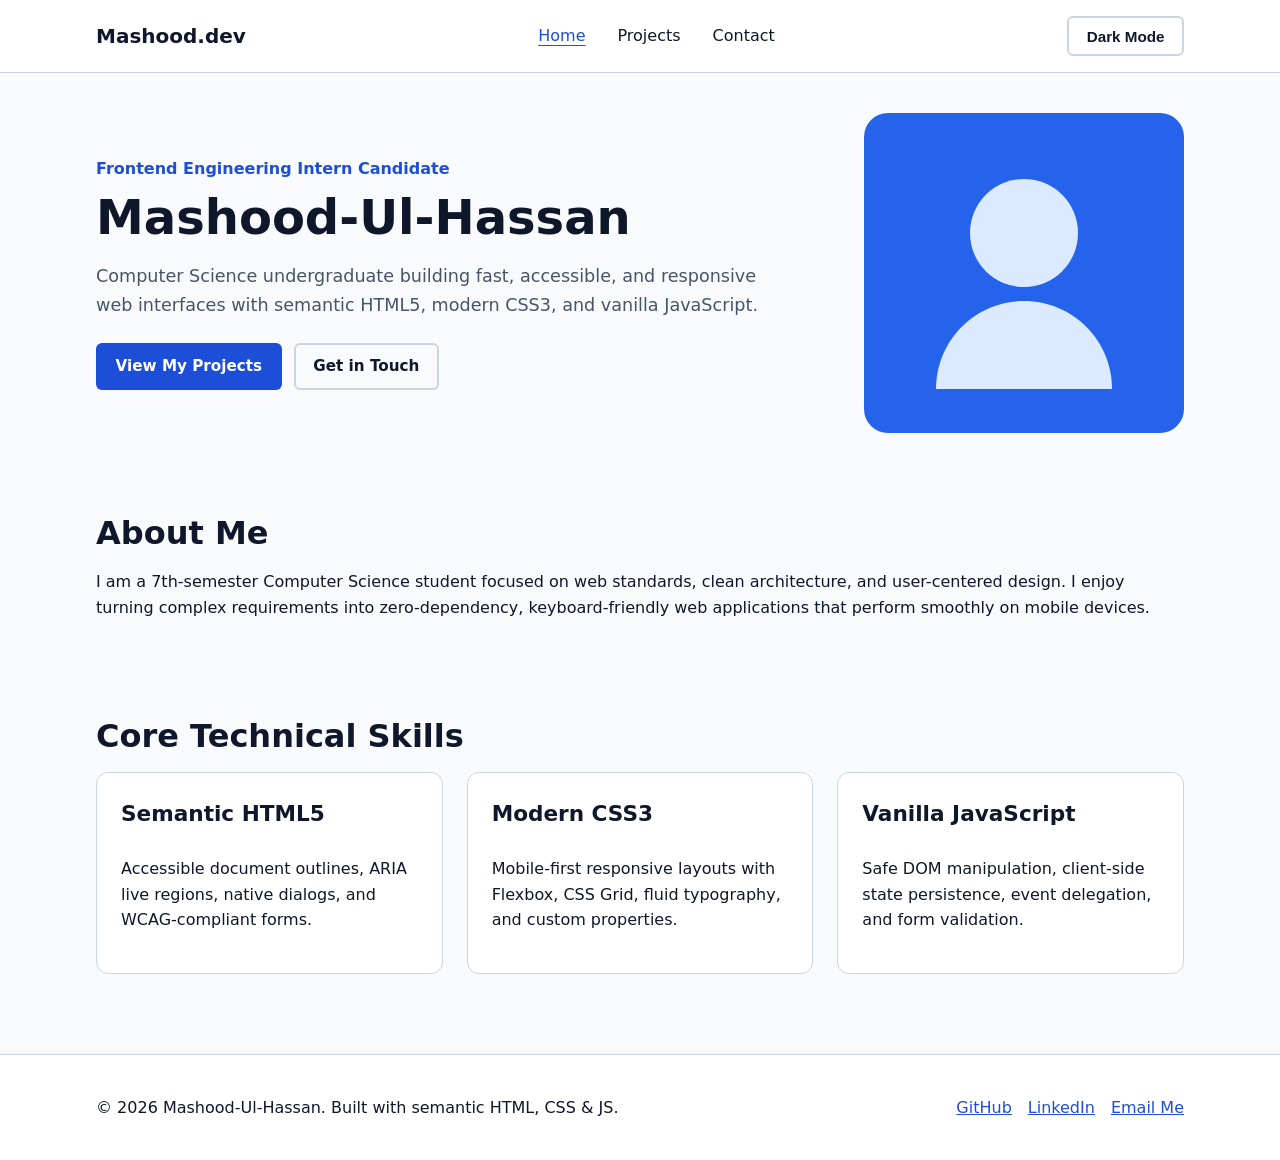
<file: index.html>
<!DOCTYPE html>
<html lang="en">
<head>
  <meta charset="UTF-8">
  <meta name="viewport" content="width=device-width, initial-scale=1.0">
  <meta name="description" content="Frontend developer portfolio of Mashood-Ul-Hassan showcasing accessible, responsive web applications.">
  <title>Mashood-Ul-Hassan | Frontend Developer Portfolio</title>
  <link rel="stylesheet" href="styles.css">
  <script src="script.js" defer></script>
</head>
<body>
  <a class="skip-link" href="#main-content">Skip to main content</a>

  <header class="site-header">
    <div class="container nav-wrapper">
      <a class="brand" href="index.html">Mashood.dev</a>
      <nav aria-label="Primary Navigation">
        <ul class="nav-list">
          <li><a href="index.html" aria-current="page">Home</a></li>
          <li><a href="projects.html">Projects</a></li>
          <li><a href="contact.html">Contact</a></li>
        </ul>
      </nav>
      <button type="button" id="theme-toggle" class="btn btn-outline" aria-label="Toggle dark mode">
        Dark Mode
      </button>
    </div>
  </header>

  <main id="main-content">
    <section class="hero container" aria-labelledby="hero-heading">
      <div class="hero-content">
        <p class="eyebrow">Frontend Engineering Intern Candidate</p>
        <h1 id="hero-heading">Mashood-Ul-Hassan</h1>
        <p class="lead">
          Computer Science undergraduate building fast, accessible, and responsive web interfaces with semantic HTML5, modern CSS3, and vanilla JavaScript.
        </p>
        <div class="hero-actions">
          <a href="projects.html" class="btn btn-primary">View My Projects</a>
          <a href="contact.html" class="btn btn-outline">Get in Touch</a>
        </div>
      </div>
      <div class="hero-media">
        <img
       src="data:image/svg+xml,%3Csvg%20xmlns='http://www.w3.org/2000/svg'%20width='320'%20height='320'%20viewBox='0%200%20320%20320'%3E%3Crect%20width='320'%20height='320'%20rx='24'%20fill='%232563eb'/%3E%3Ccircle%20cx='160'%20cy='120'%20r='54'%20fill='%23dbeafe'/%3E%3Cpath%20d='M72%20276c0-48.6%2039.4-88%2088-88s88%2039.4%2088%2088'%20fill='%23dbeafe'/%3E%3C/svg%3E"
       alt="Illustrated developer avatar of Mashood-Ul-Hassan"
       width="320"
       height="320"
        >
      </div>
    </section>

    <section class="section container" aria-labelledby="about-heading">
      <h2 id="about-heading">About Me</h2>
      <p>
        I am a 7th-semester Computer Science student focused on web standards, clean architecture, and user-centered design. I enjoy turning complex requirements into zero-dependency, keyboard-friendly web applications that perform smoothly on mobile devices.
      </p>
    </section>

    <section class="section container" aria-labelledby="skills-heading">
      <h2 id="skills-heading">Core Technical Skills</h2>
      <div class="skills-grid">
        <article class="card">
          <h3>Semantic HTML5</h3>
          <p>Accessible document outlines, ARIA live regions, native dialogs, and WCAG-compliant forms.</p>
        </article>
        <article class="card">
          <h3>Modern CSS3</h3>
          <p>Mobile-first responsive layouts with Flexbox, CSS Grid, fluid typography, and custom properties.</p>
        </article>
        <article class="card">
          <h3>Vanilla JavaScript</h3>
          <p>Safe DOM manipulation, client-side state persistence, event delegation, and form validation.</p>
        </article>
      </div>
    </section>
  </main>

  <footer class="site-footer">
    <div class="container footer-content">
      <p>&copy; 2026 Mashood-Ul-Hassan. Built with semantic HTML, CSS &amp; JS.</p>
      <ul class="footer-links">
        <li><a href="https://github.com" target="_blank" rel="noopener noreferrer">GitHub</a></li>
        <li><a href="https://linkedin.com" target="_blank" rel="noopener noreferrer">LinkedIn</a></li>
        <li><a href="contact.html">Email Me</a></li>
      </ul>
    </div>
  </footer>
</body>
</html>
</file>
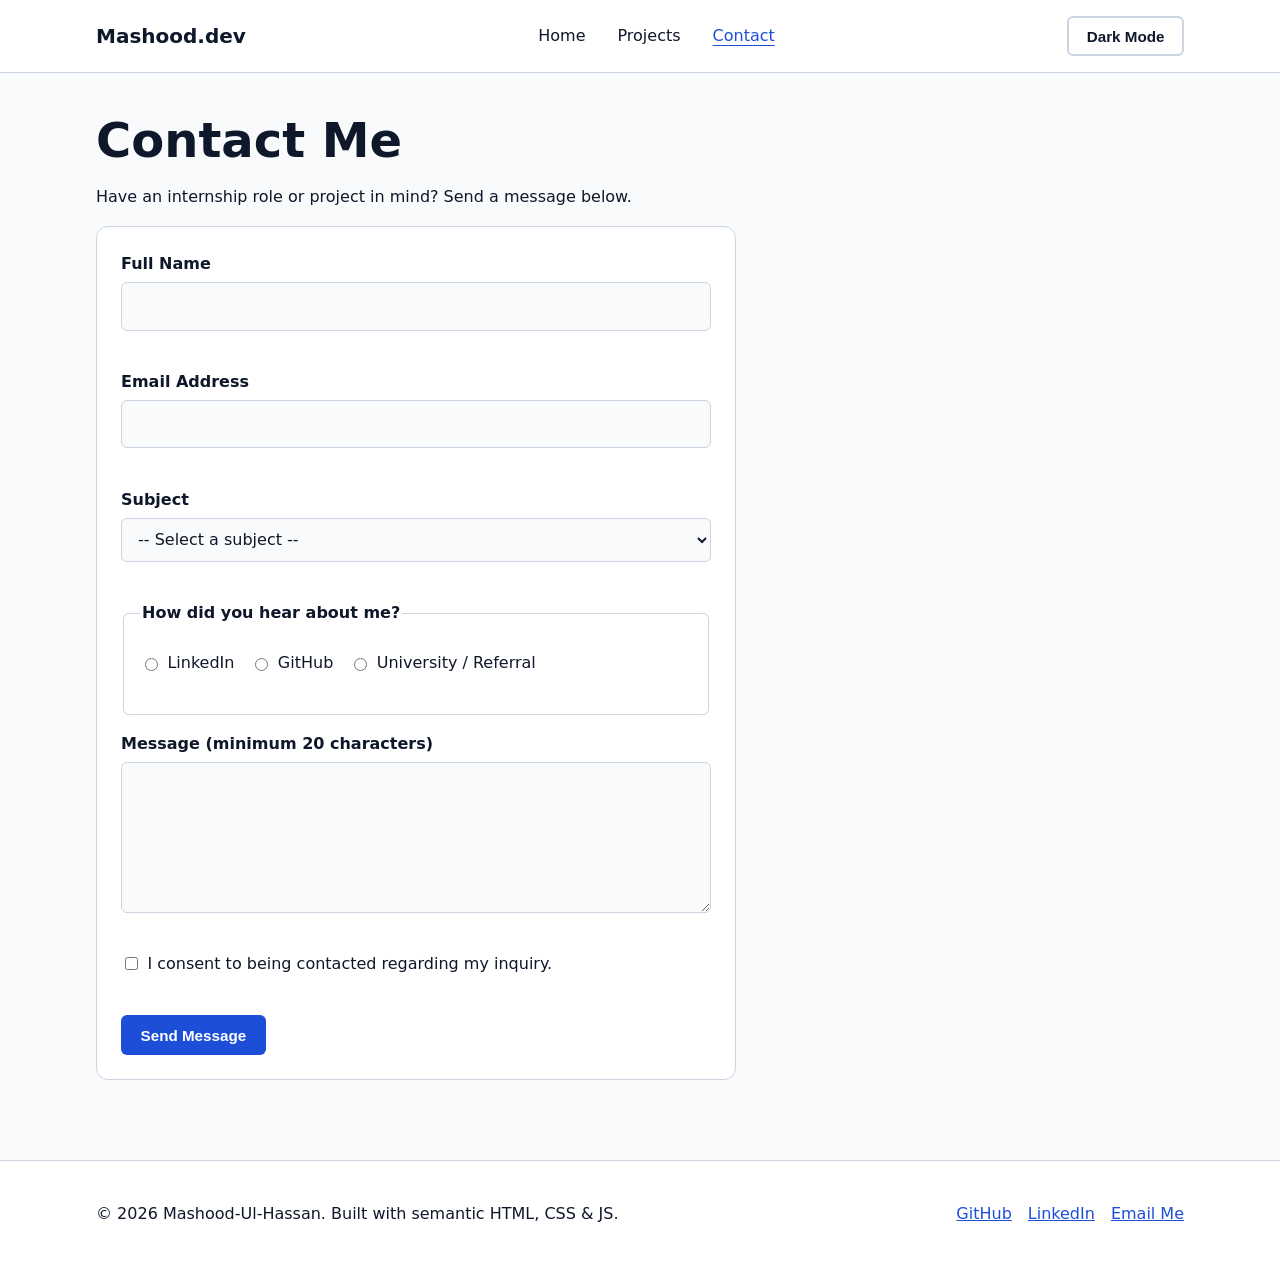
<file: contact.html>
<!DOCTYPE html>
<html lang="en">
<head>
  <meta charset="UTF-8">
  <meta name="viewport" content="width=device-width, initial-scale=1.0">
  <meta name="description" content="Contact Mashood-Ul-Hassan for frontend internship opportunities and project collaborations.">
  <title>Contact | Mashood-Ul-Hassan Portfolio</title>
  <link rel="stylesheet" href="styles.css">
  <script src="script.js" defer></script>
</head>
<body>
  <a class="skip-link" href="#main-content">Skip to main content</a>

  <header class="site-header">
    <div class="container nav-wrapper">
      <a class="brand" href="index.html">Mashood.dev</a>
      <nav aria-label="Primary Navigation">
        <ul class="nav-list">
          <li><a href="index.html">Home</a></li>
          <li><a href="projects.html">Projects</a></li>
          <li><a href="contact.html" aria-current="page">Contact</a></li>
        </ul>
      </nav>
      <button type="button" id="theme-toggle" class="btn btn-outline" aria-label="Toggle dark mode">
        Dark Mode
      </button>
    </div>
  </header>

  <main id="main-content" class="container section">
    <header class="page-header">
      <h1>Contact Me</h1>
      <p>Have an internship role or project in mind? Send a message below.</p>
    </header>

    <form id="contact-form" class="form-card" novalidate>
      <div class="form-group">
        <label for="contact-name">Full Name</label>
        <input type="text" id="contact-name" name="name" required minlength="3" autocomplete="name">
        <span class="error-msg" id="error-name" aria-live="polite"></span>
      </div>

      <div class="form-group">
        <label for="contact-email">Email Address</label>
        <input type="email" id="contact-email" name="email" required autocomplete="email">
        <span class="error-msg" id="error-email" aria-live="polite"></span>
      </div>

      <div class="form-group">
        <label for="contact-subject">Subject</label>
        <select id="contact-subject" name="subject" required>
          <option value="">-- Select a subject --</option>
          <option value="internship">Frontend Internship Opportunity</option>
          <option value="freelance">Freelance / Project Inquiry</option>
          <option value="networking">General Networking</option>
        </select>
        <span class="error-msg" id="error-subject" aria-live="polite"></span>
      </div>

      <fieldset class="form-group fieldset-group">
        <legend>How did you hear about me?</legend>
        <div class="radio-row">
          <label class="inline-label">
            <input type="radio" name="referral" value="linkedin" required> LinkedIn
          </label>
          <label class="inline-label">
            <input type="radio" name="referral" value="github"> GitHub
          </label>
          <label class="inline-label">
            <input type="radio" name="referral" value="university"> University / Referral
          </label>
        </div>
        <span class="error-msg" id="error-referral" aria-live="polite"></span>
      </fieldset>

      <div class="form-group">
        <label for="contact-message">Message (minimum 20 characters)</label>
        <textarea id="contact-message" name="message" rows="5" required minlength="20"></textarea>
        <span class="error-msg" id="error-message" aria-live="polite"></span>
      </div>

      <div class="form-group">
        <label class="inline-label">
          <input type="checkbox" id="contact-consent" name="consent" required>
          I consent to being contacted regarding my inquiry.
        </label>
        <span class="error-msg" id="error-consent" aria-live="polite"></span>
      </div>

      <button type="submit" class="btn btn-primary">Send Message</button>

      <div id="contact-success" class="success-banner" role="status" hidden>
        Thank you! Your message has been validated and sent successfully.
      </div>
    </form>
  </main>

  <footer class="site-footer">
    <div class="container footer-content">
      <p>&copy; 2026 Mashood-Ul-Hassan. Built with semantic HTML, CSS &amp; JS.</p>
      <ul class="footer-links">
        <li><a href="https://github.com" target="_blank" rel="noopener noreferrer">GitHub</a></li>
        <li><a href="https://linkedin.com" target="_blank" rel="noopener noreferrer">LinkedIn</a></li>
        <li><a href="contact.html">Email Me</a></li>
      </ul>
    </div>
  </footer>
</body>
</html>
</file>
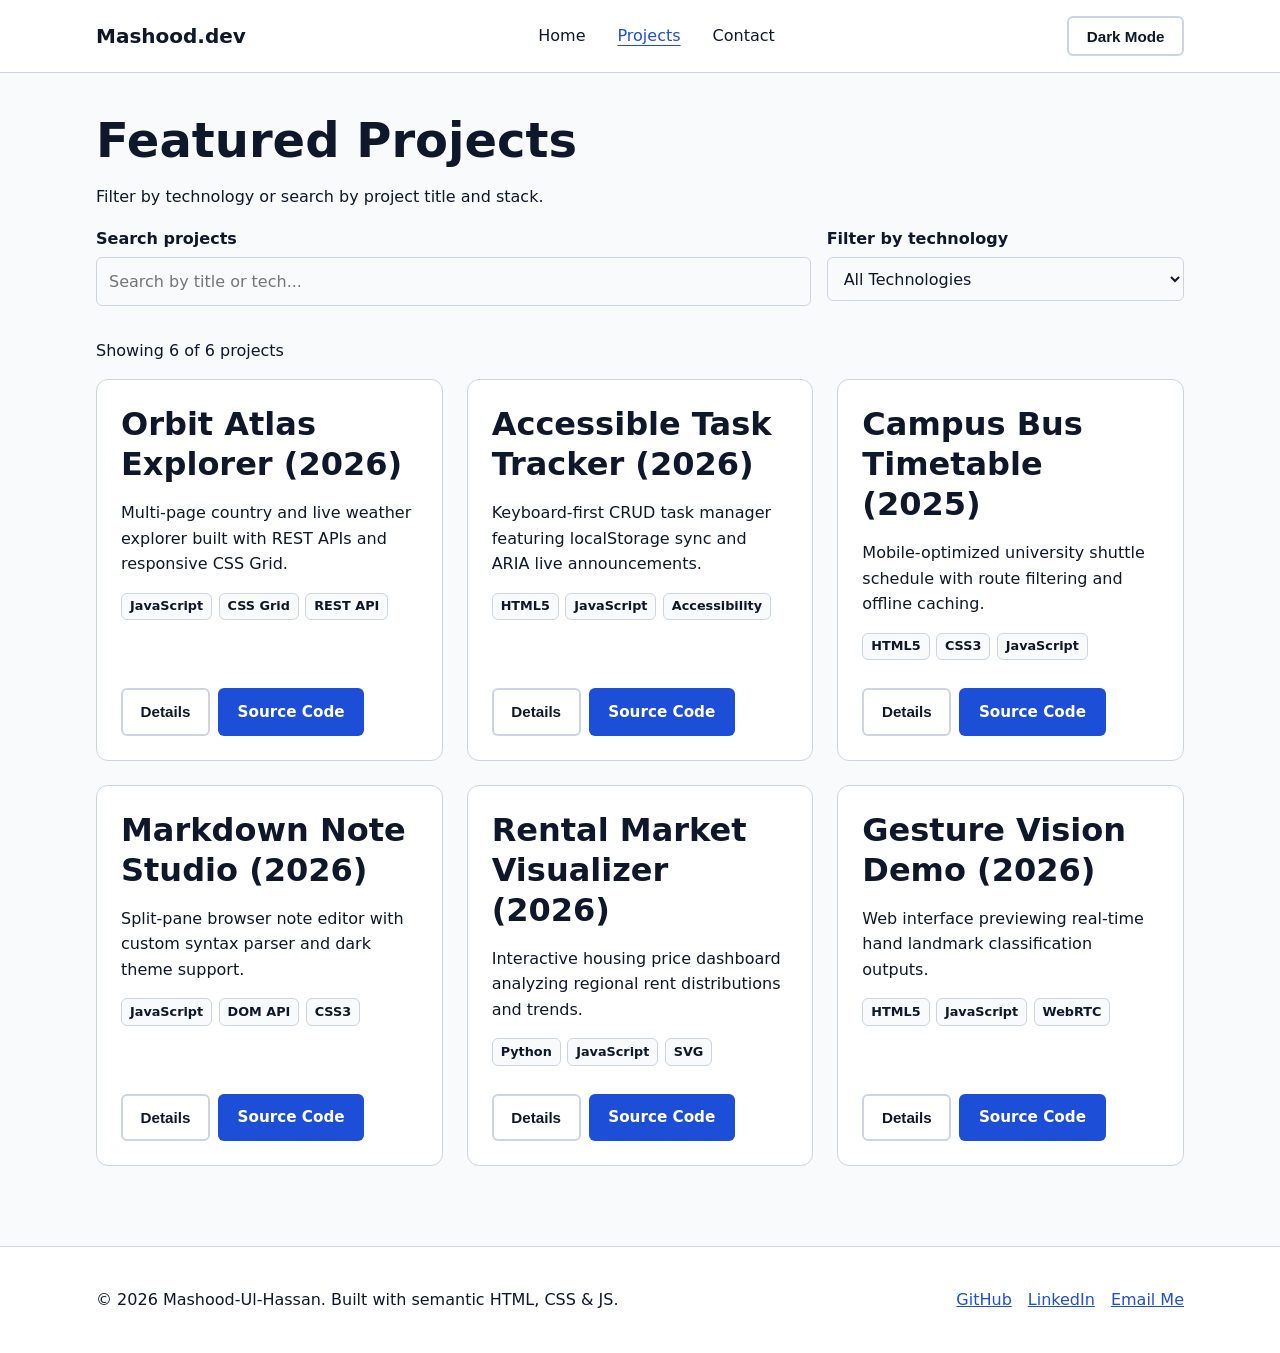
<file: projects.html>
<!DOCTYPE html>
<html lang="en">
<head>
  <meta charset="UTF-8">
  <meta name="viewport" content="width=device-width, initial-scale=1.0">
  <meta name="description" content="Explore frontend and full-stack web development projects built by Mashood-Ul-Hassan.">
  <title>Projects | Mashood-Ul-Hassan Portfolio</title>
  <link rel="stylesheet" href="styles.css">
  <script src="script.js" defer></script>
</head>
<body>
  <a class="skip-link" href="#main-content">Skip to main content</a>

  <header class="site-header">
    <div class="container nav-wrapper">
      <a class="brand" href="index.html">Mashood.dev</a>
      <nav aria-label="Primary Navigation">
        <ul class="nav-list">
          <li><a href="index.html">Home</a></li>
          <li><a href="projects.html" aria-current="page">Projects</a></li>
          <li><a href="contact.html">Contact</a></li>
        </ul>
      </nav>
      <button type="button" id="theme-toggle" class="btn btn-outline" aria-label="Toggle dark mode">
        Dark Mode
      </button>
    </div>
  </header>

  <main id="main-content" class="container section">
    <header class="page-header">
      <h1>Featured Projects</h1>
      <p>Filter by technology or search by project title and stack.</p>
    </header>

    <section class="filter-bar" aria-label="Filter projects">
      <div class="form-group">
        <label for="project-search">Search projects</label>
        <input type="search" id="project-search" placeholder="Search by title or tech...">
      </div>

      <div class="form-group">
        <label for="tech-filter">Filter by technology</label>
        <select id="tech-filter">
          <option value="all">All Technologies</option>
        </select>
      </div>
    </section>

    <p id="results-count" class="results-meta" aria-live="polite"></p>

    <section aria-label="Project list">
      <div id="projects-grid" class="projects-grid"></div>
      <p id="empty-state" class="empty-state" hidden>No projects found.</p>
    </section>

    <!-- Bonus: Native <dialog> modal for project details -->
    <dialog id="project-modal" class="modal">
      <div class="modal-inner">
        <div class="modal-header">
          <h2 id="modal-title">Project Details</h2>
          <button type="button" id="close-modal" class="btn btn-outline" aria-label="Close modal">Close</button>
        </div>
        <p id="modal-year" class="meta-text"></p>
        <p id="modal-description"></p>
        <ul id="modal-tech" class="tag-list"></ul>
        <div class="modal-actions">
          <a id="modal-link" href="#" class="btn btn-primary" target="_blank" rel="noopener noreferrer">Open Repository</a>
        </div>
      </div>
    </dialog>
  </main>

  <footer class="site-footer">
    <div class="container footer-content">
      <p>&copy; 2026 Mashood-Ul-Hassan. Built with semantic HTML, CSS &amp; JS.</p>
      <ul class="footer-links">
        <li><a href="https://github.com" target="_blank" rel="noopener noreferrer">GitHub</a></li>
        <li><a href="https://linkedin.com" target="_blank" rel="noopener noreferrer">LinkedIn</a></li>
        <li><a href="contact.html">Email Me</a></li>
      </ul>
    </div>
  </footer>
</body>
</html>
</file>
<file: styles.css>
*,
*::before,
*::after {
  box-sizing: border-box;
}

:root {
  --bg: #f8fafc;
  --surface: #ffffff;
  --text: #0f172a;
  --text-muted: #475569;
  --primary: #1d4ed8;
  --primary-hover: #1e40af;
  --primary-contrast: #ffffff;
  --border: #cbd5e1;
  --error: #b91c1c;
  --success-bg: #dcfce7;
  --success-text: #14532d;

  --radius-sm: 0.375rem;
  --radius-md: 0.75rem;
  --radius-lg: 1rem;

  --space-xs: 0.5rem;
  --space-sm: 0.75rem;
  --space-md: 1rem;
  --space-lg: 1.5rem;
  --space-xl: 2.5rem;
}

@media (prefers-color-scheme: dark) {
  :root:not([data-theme="light"]) {
    --bg: #0b1120;
    --surface: #1e293b;
    --text: #f1f5f9;
    --text-muted: #94a3b8;
    --primary: #60a5fa;
    --primary-hover: #93c5fd;
    --primary-contrast: #0f172a;
    --border: #334155;
    --error: #f87171;
    --success-bg: #064e3b;
    --success-text: #d1fae5;
  }
}

:root[data-theme="dark"] {
  --bg: #0b1120;
  --surface: #1e293b;
  --text: #f1f5f9;
  --text-muted: #94a3b8;
  --primary: #60a5fa;
  --primary-hover: #93c5fd;
  --primary-contrast: #0f172a;
  --border: #334155;
  --error: #f87171;
  --success-bg: #064e3b;
  --success-text: #d1fae5;
}

html {
  font-family: system-ui, -apple-system, BlinkMacSystemFont, "Segoe UI", Roboto, sans-serif;
  line-height: 1.6;
  background-color: var(--bg);
  color: var(--text);
}

body {
  margin: 0;
  min-height: 100vh;
  display: flex;
  flex-direction: column;
  overflow-x: hidden;
}

main {
  flex: 1;
}

img {
  max-width: 100%;
  height: auto;
  display: block;
}

h1 {
  font-size: clamp(1.85rem, 4vw + 1rem, 3rem);
  line-height: 1.15;
  margin: 0 0 var(--space-md);
}

h2 {
  font-size: clamp(1.4rem, 2.5vw + 0.75rem, 2rem);
  line-height: 1.25;
  margin: 0 0 var(--space-md);
}

h3 {
  font-size: clamp(1.1rem, 1.5vw + 0.6rem, 1.35rem);
  margin: 0 0 var(--space-xs);
}

:focus-visible {
  outline: 3px solid var(--primary);
  outline-offset: 3px;
}

.skip-link {
  position: absolute;
  left: -9999px;
  top: var(--space-xs);
  background: var(--primary);
  color: var(--primary-contrast);
  padding: var(--space-xs) var(--space-md);
  border-radius: var(--radius-sm);
  z-index: 100;
}

.skip-link:focus {
  left: var(--space-md);
}

.container {
  width: 100%;
  max-width: 1120px;
  margin-inline: auto;
  padding-inline: var(--space-md);
}

.section {
  padding-block: var(--space-xl);
}

/* Navbar (Flexbox) */
.site-header {
  background-color: var(--surface);
  border-bottom: 1px solid var(--border);
}

.nav-wrapper {
  display: flex;
  flex-wrap: wrap;
  align-items: center;
  justify-content: space-between;
  gap: var(--space-sm);
  padding-block: var(--space-md);
}

.brand {
  font-weight: 700;
  font-size: 1.25rem;
  color: var(--text);
  text-decoration: none;
}

.nav-list {
  display: flex;
  flex-wrap: wrap;
  gap: var(--space-md);
  list-style: none;
  margin: 0;
  padding: 0;
}

.nav-list a {
  color: var(--text);
  text-decoration: none;
  font-weight: 500;
  padding: 0.25rem 0.5rem;
  border-radius: var(--radius-sm);
}

.nav-list a[aria-current="page"] {
  color: var(--primary);
  text-decoration: underline;
  text-underline-offset: 4px;
}

/* Buttons */
.btn {
  display: inline-flex;
  align-items: center;
  justify-content: center;
  padding: 0.6rem 1.1rem;
  border-radius: var(--radius-sm);
  font-weight: 600;
  font-size: 0.95rem;
  text-decoration: none;
  cursor: pointer;
  border: 2px solid transparent;
  transition: background-color 0.2s ease, transform 0.2s ease;
}

.btn-primary {
  background-color: var(--primary);
  color: var(--primary-contrast);
}

.btn-primary:hover {
  background-color: var(--primary-hover);
}

.btn-outline {
  background-color: transparent;
  color: var(--text);
  border-color: var(--border);
}

.btn-outline:hover {
  border-color: var(--primary);
}

@media (prefers-reduced-motion: reduce) {
  .btn,
  .card {
    transition: none !important;
  }
}

/* Hero */
.hero {
  display: flex;
  flex-direction: column;
  gap: var(--space-lg);
  padding-block: var(--space-xl);
  align-items: center;
}

.eyebrow {
  color: var(--primary);
  font-weight: 600;
  margin: 0 0 var(--space-xs);
}

.lead {
  color: var(--text-muted);
  font-size: 1.1rem;
  max-width: 60ch;
}

.hero-actions {
  display: flex;
  flex-wrap: wrap;
  gap: var(--space-sm);
  margin-top: var(--space-lg);
}

.hero-media img {
  border-radius: var(--radius-lg);
}

/* Cards & Grids */
.skills-grid,
.projects-grid {
  display: grid;
  grid-template-columns: 1fr;
  gap: var(--space-lg);
}

.card {
  background-color: var(--surface);
  border: 1px solid var(--border);
  border-radius: var(--radius-md);
  padding: var(--space-lg);
  display: flex;
  flex-direction: column;
  justify-content: space-between;
  transition: transform 0.2s ease;
}

.card:hover {
  transform: translateY(-2px);
}

.tag-list {
  display: flex;
  flex-wrap: wrap;
  gap: 0.4rem;
  list-style: none;
  padding: 0;
  margin: var(--space-md) 0;
}

.tag {
  background-color: var(--bg);
  border: 1px solid var(--border);
  border-radius: var(--radius-sm);
  padding: 0.15rem 0.5rem;
  font-size: 0.8rem;
  font-weight: 600;
}

.card-actions {
  display: flex;
  flex-wrap: wrap;
  gap: var(--space-xs);
  margin-top: var(--space-sm);
}

/* Filters & Forms */
.filter-bar {
  display: grid;
  grid-template-columns: 1fr;
  gap: var(--space-md);
  margin-bottom: var(--space-md);
}

.form-card {
  background-color: var(--surface);
  border: 1px solid var(--border);
  border-radius: var(--radius-md);
  padding: var(--space-lg);
  max-width: 640px;
}

.form-group {
  display: flex;
  flex-direction: column;
  gap: 0.35rem;
  margin-bottom: var(--space-md);
}

label,
legend {
  font-weight: 600;
}

input[type="text"],
input[type="email"],
input[type="search"],
select,
textarea {
  width: 100%;
  padding: 0.65rem 0.75rem;
  border: 1px solid var(--border);
  border-radius: var(--radius-sm);
  background-color: var(--bg);
  color: var(--text);
  font: inherit;
}

.fieldset-group {
  border: 1px solid var(--border);
  border-radius: var(--radius-sm);
  padding: var(--space-md);
}

.radio-row {
  display: flex;
  flex-wrap: wrap;
  gap: var(--space-md);
  margin-top: var(--space-xs);
}

.inline-label {
  display: inline-flex;
  align-items: center;
  gap: 0.4rem;
  font-weight: 400;
  cursor: pointer;
}

.error-msg {
  color: var(--error);
  font-size: 0.875rem;
  min-height: 1.2em;
}

.success-banner {
  margin-top: var(--space-md);
  padding: var(--space-md);
  border-radius: var(--radius-sm);
  background-color: var(--success-bg);
  color: var(--success-text);
  font-weight: 600;
}

.empty-state {
  text-align: center;
  padding: var(--space-xl);
  color: var(--text-muted);
  font-weight: 600;
}

/* Modal */
.modal {
  border: 1px solid var(--border);
  border-radius: var(--radius-md);
  background-color: var(--surface);
  color: var(--text);
  max-width: 520px;
  width: calc(100% - 2rem);
  padding: var(--space-lg);
}

.modal::backdrop {
  background: rgba(15, 23, 42, 0.65);
}

.modal-header {
  display: flex;
  justify-content: space-between;
  align-items: center;
  gap: var(--space-sm);
}

/* Footer */
.site-footer {
  background-color: var(--surface);
  border-top: 1px solid var(--border);
  margin-top: var(--space-xl);
}

.footer-content {
  display: flex;
  flex-wrap: wrap;
  justify-content: space-between;
  align-items: center;
  gap: var(--space-md);
  padding-block: var(--space-lg);
}

.footer-links {
  display: flex;
  gap: var(--space-md);
  list-style: none;
  margin: 0;
  padding: 0;
}

.footer-links a {
  color: var(--primary);
}

/* Breakpoints: 640px and 1024px */
@media (min-width: 640px) {
  .filter-bar {
    grid-template-columns: 2fr 1fr;
  }

  .skills-grid,
  .projects-grid {
    grid-template-columns: repeat(2, 1fr);
  }
}

@media (min-width: 1024px) {
  .hero {
    flex-direction: row;
    justify-content: space-between;
  }

  .skills-grid,
  .projects-grid {
    grid-template-columns: repeat(3, 1fr);
  }
}
</file>
